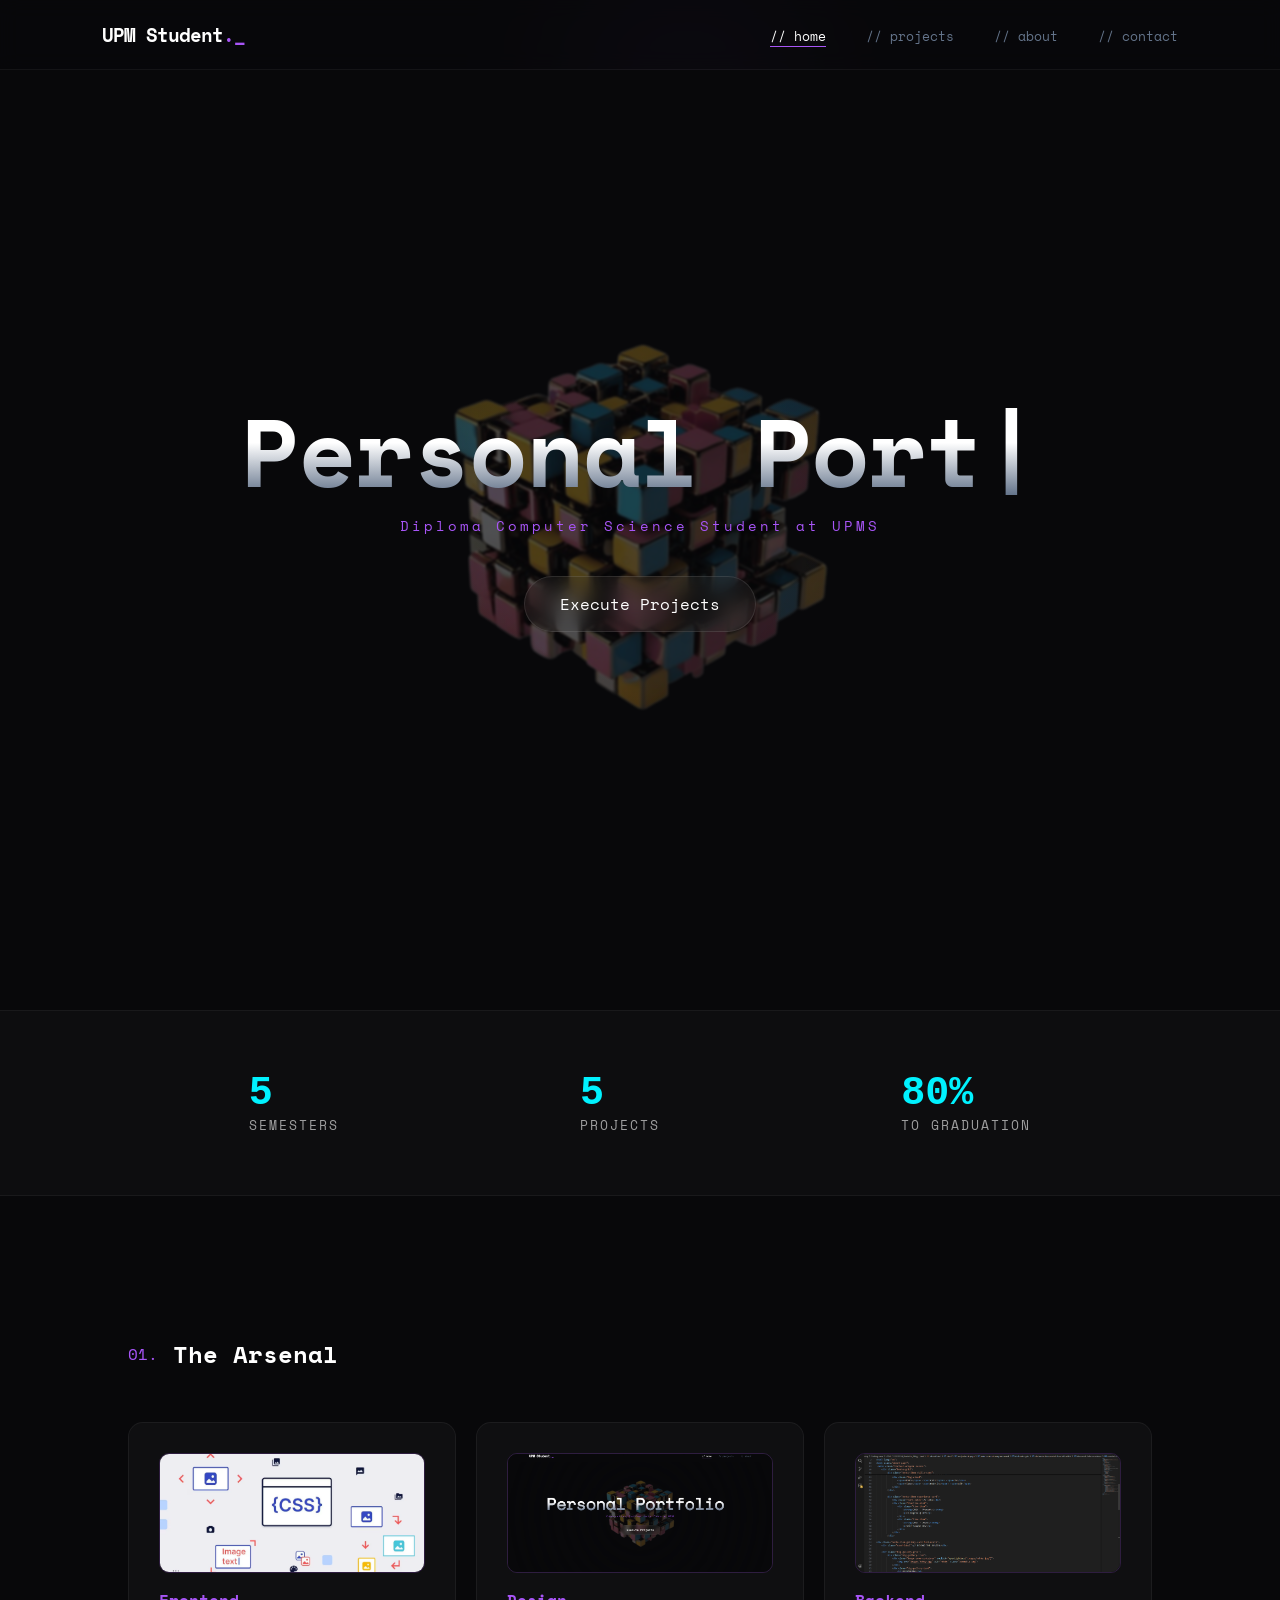
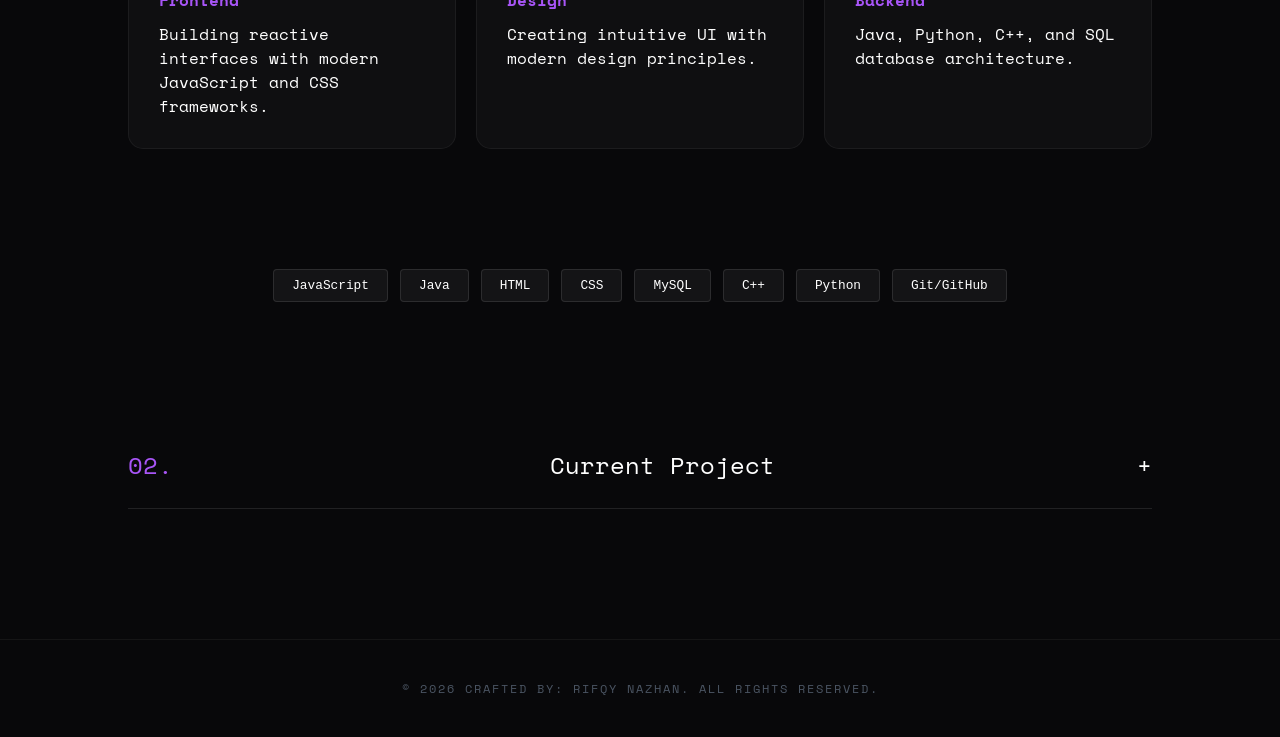
<file: index.html>
<!DOCTYPE html>
<!--Created By = Rifqy Nazhan -->
<html lang="en">
<head>
    <meta charset="UTF-8">
    <meta name="viewport" content="width=device-width, initial-scale=1.0">
    <title>Personal Portfolio | Hub</title>
    <link rel="stylesheet" href="css/style.css">
</head>
<body>
    <div class="glow-ball"></div>

    <header class="nav-header">
        <div class="logo">UPM Student<span>._</span></div>
        <nav>
            <a href="index.html" class="active">// home</a>
            <a href="projects.html">// projects</a>
            <a href="about.html">// about</a>
            <a href="contact.html">// contact</a>
        </nav>
    </header>

    <main class="hero">
        <div class="hero-bg-wrapper">
            <img src="images/shape.png" alt="Background" class="hero-png">
        </div>

        <div class="hero-content">
            <h1 class="typing-text">Personal Portfolio</h1>
            <p class="tagline fade-in">Diploma Computer Science Student at UPMS</p>
 
            <div class="cta-area fade-in-delayed">
                <a href="projects.html" class="main-btn">Execute Projects</a>
            </div>
        </div>
    </main>

    <section class="stats-container">
        <div class="stat-item">
            <h3 class="stat-val">5</h3>
            <p class="stat-desc">Semesters</p>
        </div>
        <div class="stat-item">
            <h3 class="stat-val">5</h3>
            <p class="stat-desc">Projects</p>
        </div>
        <div class="stat-item">
            <h3 class="stat-val">80%</h3>
            <p class="stat-desc">To Graduation</p>
        </div>
    </section>

    <section id="skills" class="skills-section">
        <div class="section-header">
            <span class="step-num">01.</span>
            <h2>The Arsenal</h2> 
        </div>

        <div class="skills-grid">
            <div class="skill-item">
                <div class="skill-img-wrapper">
                    <img src="images/frontend.avif" alt="Frontend" class="zoomable">
                </div>
                <h3>Frontend</h3>
                <p>Building reactive interfaces with modern JavaScript and CSS frameworks.</p>
            </div>
            <div class="skill-item">
                <div class="skill-img-wrapper">
                    <img src="images/project4.png" alt="Design" class="zoomable">
                </div>
                <h3>Design</h3>
                <p>Creating intuitive UI with modern design principles.</p>
            </div>
            <div class="skill-item">
                <div class="skill-img-wrapper">
                    <img src="images/Backend.png" alt="Backend" class="zoomable">
                </div>
                <h3>Backend</h3>
                <p>Java, Python, C++, and SQL database architecture.</p>
            </div>
        </div> 
    </section>

    <section class="tech-stack">
        <div class="tech-grid">
            <div class="tech-pill">JavaScript</div>
            <div class="tech-pill">Java</div>
            <div class="tech-pill">HTML</div>
            <div class="tech-pill">CSS</div>
            <div class="tech-pill">MySQL</div>
            <div class="tech-pill">C++</div>
            <div class="tech-pill">Python</div>
            <div class="tech-pill">Git/GitHub</div>
        </div>
    </section>

    <section class="timeline">
                    <div class="drawer-item">
                <button class="drawer-header">
                    <span class="num">02.</span> Current Project<span class="plus">+</span>
                </button>
                <div class="drawer-content">
                    <div class="glass-card">
                        <img src="images/project5.png" alt="Project 4" class="zoomable">
                        <div class="details">
                            <p>Right now, I’m deep-diving into the world of Web Architecture and Game Physics. It’s been a wild ride of surmounting endless bugs and constantly refining my logic to make things work smoothly. Every day is a new challenge, but I’m pushing through the complexity to get one step closer to the top.</p>
                        </div>
                    </div>
                </div>
            </div>
        </div>
    </section>

    <div id="imageLightbox" class="lightbox">
        <span class="close-lightbox">&times;</span>
        <img class="lightbox-content" id="maximizedImg">
    </div>

    <footer class="simple-footer">
        <div class="robotic-footer">
              <p>© 2026 Crafted by: Rifqy Nazhan. All rights reserved.</p>
        </div>
    </footer>

    <script src="js/script.js"></script>
</body>
</html>
</file>
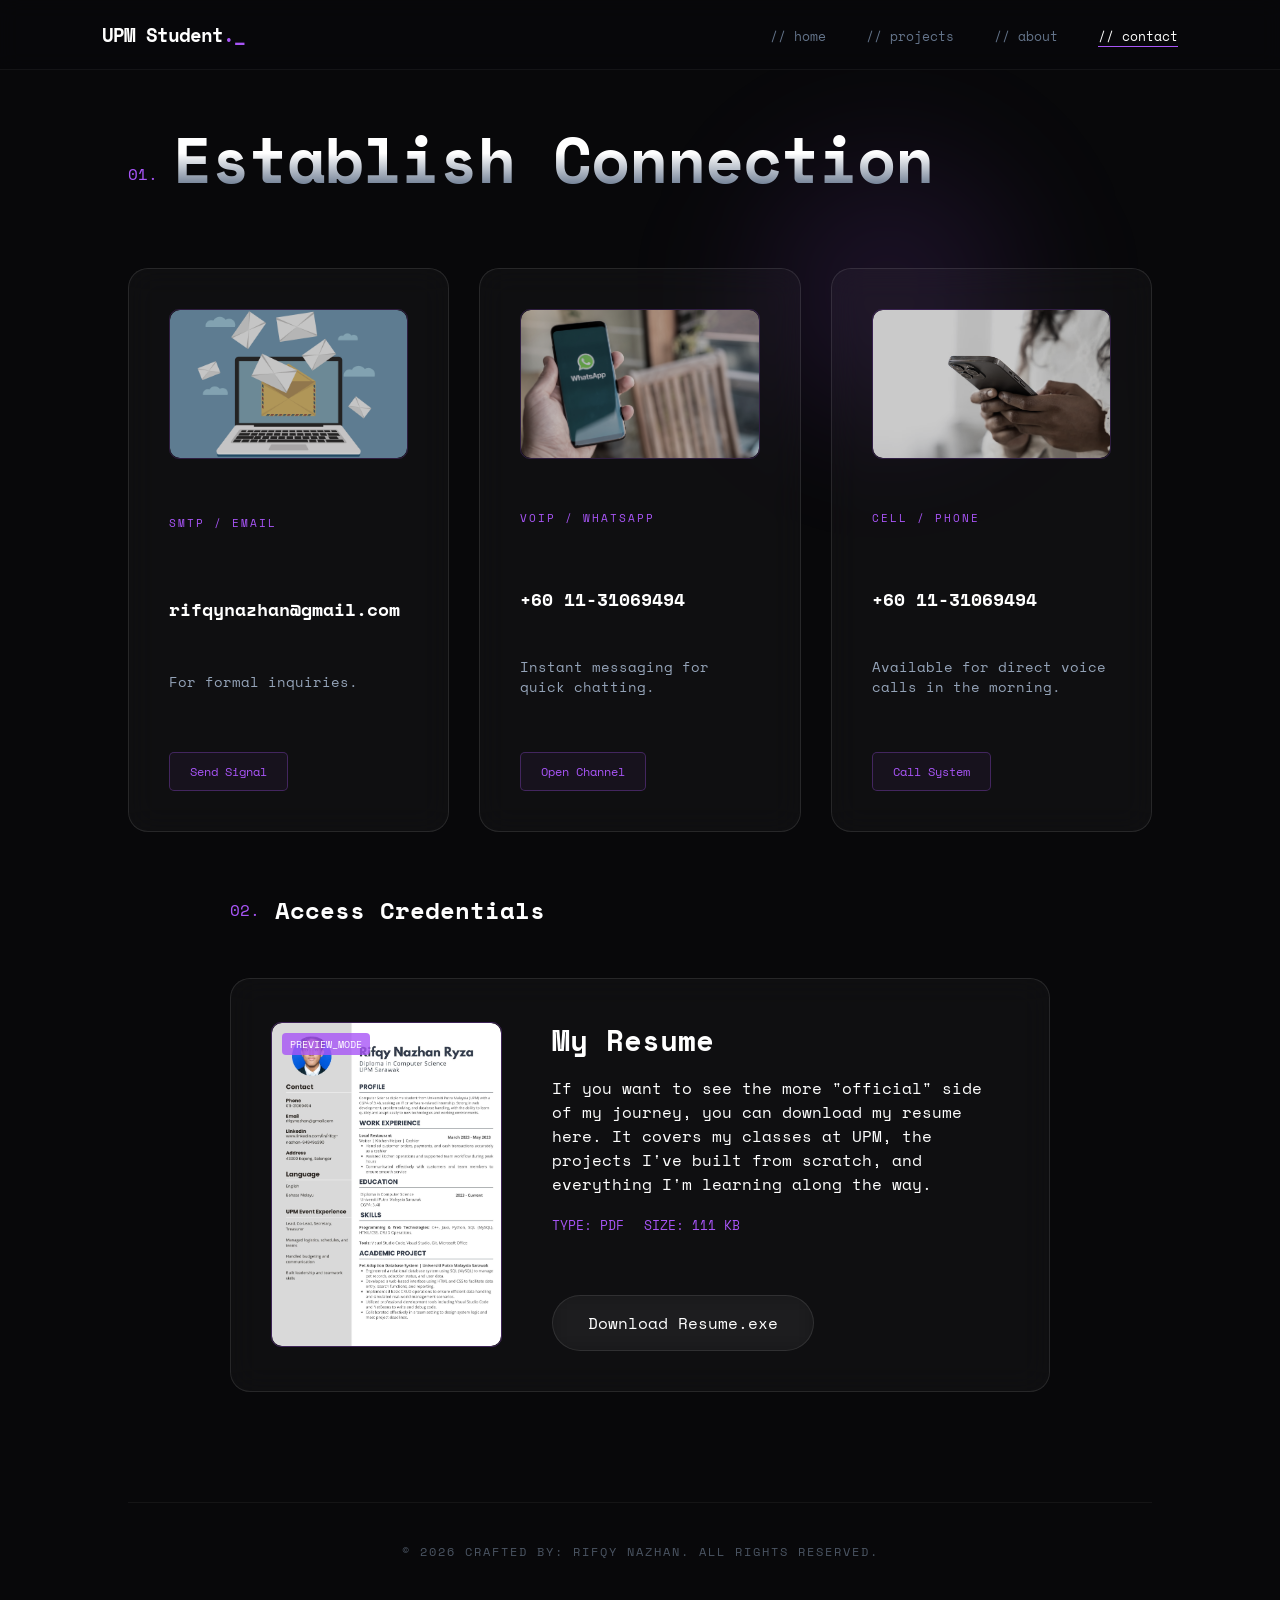
<file: contact.html>
<!DOCTYPE html>
<!--Created By = Rifqy Nazhan -->
<html lang="en">
<head>
    <meta charset="UTF-8">
    <meta name="viewport" content="width=device-width, initial-scale=1.0">
    <title>Contact | Hub</title>
    <link rel="stylesheet" href="css/style.css">
</head>
<body>
    <div class="glow-ball"></div>

    <header class="nav-header">
        <div class="logo">UPM Student<span>._</span></div>
        <nav>
            <a href="index.html">// home</a>
            <a href="projects.html">// projects</a>
            <a href="about.html">// about</a>
            <a href="contact.html" class="active">// contact</a>
        </nav>
    </header>

    <main class="container">
        <section class="section-header">
            <span class="step-num">01.</span>
            <h1 class="glitch-title">Establish Connection<span></span></h1>
        </section>

<div class="contact-grid">
    <div class="contact-card glass-card">
        <div class="contact-img-wrapper">
            <img src="images/Email.png" alt="Email Interface" class="zoomable">
        </div>
        <div class="card-label">SMTP / EMAIL</div>
        <h3>rifqynazhan@gmail.com</h3>
        <p>For formal inquiries.</p>
        <a href="mailto:rifqynazhan@gmail.com" class="contact-btn">Send Signal</a>
    </div>

    <div class="contact-card glass-card">
        <div class="contact-img-wrapper">
            <img src="images/Whatsapp.jpg" alt="WhatsApp Communication" class="zoomable">
        </div>
        <div class="card-label">VOIP / WHATSAPP</div>
        <h3>+60 11-31069494</h3>
        <p>Instant messaging for quick chatting.</p>
        <a href="https://wa.me/601131069494" class="contact-btn">Open Channel</a>
    </div>

    <div class="contact-card glass-card">
        <div class="contact-img-wrapper">
            <img src="images/Phone.avif" alt="Telephony System" class="zoomable">
        </div>
        <div class="card-label">CELL / PHONE</div>
        <h3>+60 11-31069494</h3>
        <p>Available for direct voice calls in the morning.</p>
        <a href="tel:+601131069494" class="contact-btn">Call System</a>
    </div>
</div>

<section class="resume-section">
    <div class="section-header">
        <span class="step-num">02.</span>
        <h2>Access Credentials</h2>
    </div>
    
    <div class="resume-container glass-card">
        <div class="resume-preview">
            <img src="images/Resume - Rifqy Nazhan Ryza.jpg" alt="Rifqy Nazhan Resume Preview" class="zoomable">
            <div class="preview-overlay">PREVIEW_MODE</div>
        </div>
        
        <div class="resume-info">
            <h3>My Resume</h3>
            <p>If you want to see the more "official" side of my journey, you can download my resume here. It covers my classes at UPM, the projects I've built from scratch, and everything I'm learning along the way.</p>
            
            <div class="file-meta">
                <span>TYPE: PDF</span>
                <span>SIZE: 111 KB</span>
            </div>

            <a href="assets/Resume - Rifqy Nazhan Ryza.pdf" download class="main-btn">
                Download Resume.exe
            </a>
        </div>
    </div>
</section>

    <footer class="robotic-footer">
        <p>© 2026 Crafted by: Rifqy Nazhan. All rights reserved.</p>
    </footer>
</body>
</html>
</file>
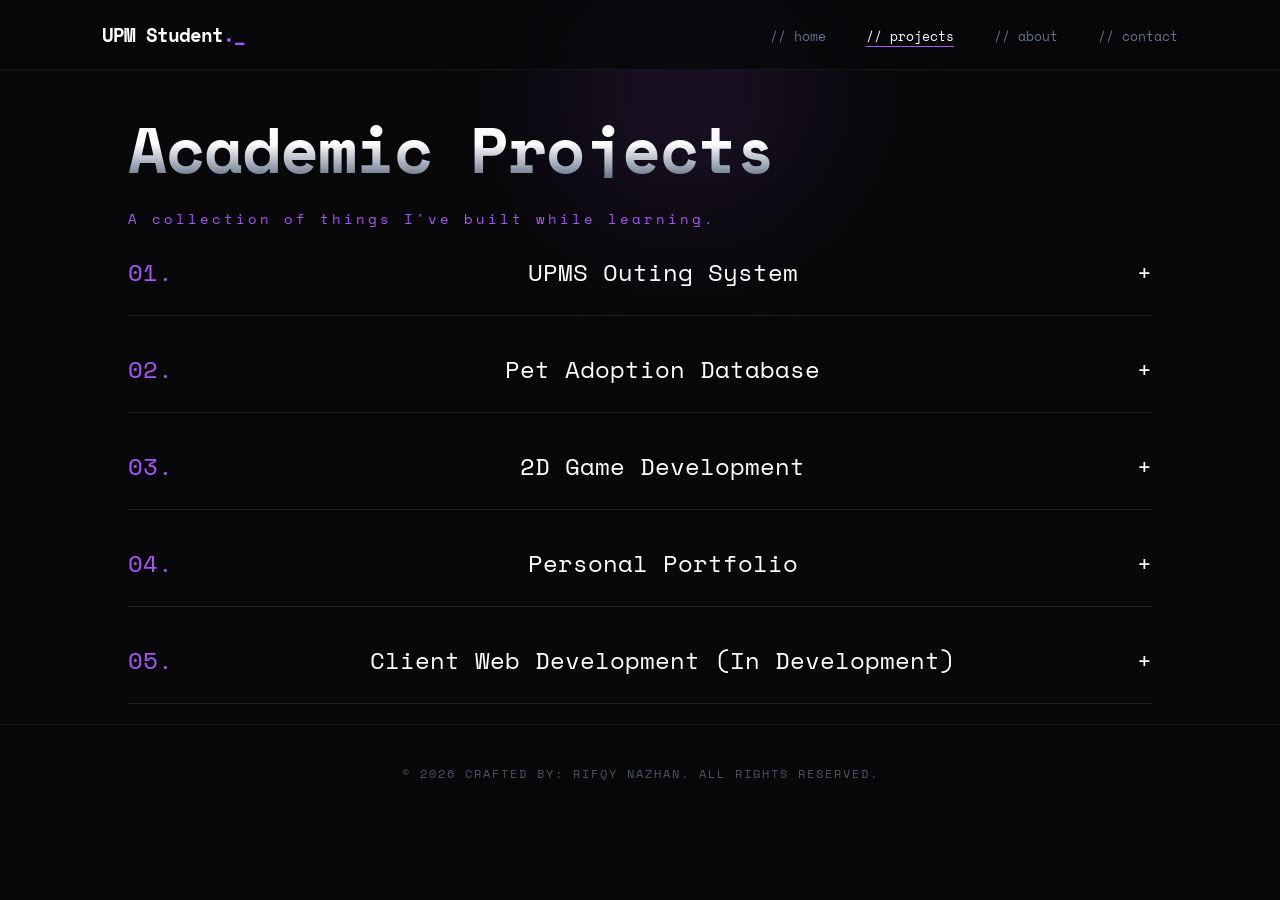
<file: projects.html>
<!DOCTYPE html>
<!--Created By = Rifqy Nazhan -->
<html lang="en">
<head>
    <meta charset="UTF-8">
    <meta name="viewport" content="width=device-width, initial-scale=1.0">
    <title>Projects | UPM Student</title>
    <link rel="stylesheet" href="css/style.css">
</head>
<body class="project-body">
    <div class="glow-ball"></div>

    <header class="nav-header">
        <div class="logo">UPM Student<span>._</span></div>
        <nav>
            <a href="index.html">// home</a>
            <a href="projects.html" class="active">// projects</a>
            <a href="about.html">// about</a>
             <a href="contact.html">// contact</a>
        </nav>
    </header>

    <main class="projects-main">
        <h1 class="glitch-title">Academic Projects <span>Work</span></h1>
        <p class="tagline">A collection of things I've built while learning.</p>

        <div class="accordion">
            <div class="drawer-item">
                <button class="drawer-header">
                    <span class="num">01.</span> UPMS Outing System <span class="plus">+</span>
                </button>
                <div class="drawer-content">
                    <div class="glass-card">
                        <img src="images/project1.jpg" alt="Project 1" class="zoomable">
                        <div class="details">
                            <h3>Tech: CSS/JAVA/SQL</h3>
                            <h3>Semester: 2</h3>
                            <p>This was one of my first real challenges. I built a system to track the flow of UPM students, recording every time someone enters or leaves the campus. It was a huge learning experience for me, figuring out how to handle real data and making sure the logic actually worked for everyone using it.</p>
                        </div>
                    </div>
                </div>
            </div>

            <div class="drawer-item">
                <button class="drawer-header">
                    <span class="num">02.</span> Pet Adoption Database <span class="plus">+</span>
                </button>
                <div class="drawer-content">
                    <div class="glass-card">
                        <img src="images/project2.png" alt="Project 2" class="zoomable">
                        <div class="details">
                            <h3>Tech:JAVA/HTML/CSS/XAMP</h3>
                            <h3>Semester: 4</h3>
                            <p>I built this prototype to bridge the gap between customers and animal shelters. It’s a database-driven system where users can browse and adopt pets freely, while admins have a full dashboard to oversee and manage the data. This project really helped me understand how to connect a front-end interface with a working back-end.</p>
                        </div>
                    </div>
                </div>
            </div>

            <div class="drawer-item">
                <button class="drawer-header">
                    <span class="num">03.</span> 2D Game Development <span class="plus">+</span>
                </button>
                <div class="drawer-content">
                    <div class="glass-card">
                        <img src="images/project3.png" alt="Project 3" class="zoomable">
                        <div class="details">
                            <h3>Tech: Unity/C#</h3>
                            <h3>Semester: 5</h3>
                            <p>This project was a big one for me since I’ve loved games since I was a kid. I used Unity and C# to develop a 2D platformer from scratch. It was a challenge to get the physics and character movement right, but it was amazing to finally build a game of my own instead of just playing them.</p>
                        </div>
                    </div>
                </div>
            </div>
        </div>

                    <div class="drawer-item">
                <button class="drawer-header">
                    <span class="num">04.</span> Personal Portfolio<span class="plus">+</span>
                </button>
                <div class="drawer-content">
                    <div class="glass-card">
                        <img src="images/project4.png" alt="Project 4" class="zoomable">
                        <div class="details">
                            <h3>Tech: HTML/CSS/JS</h3>
                            <h3>Semester: 5</h3>
                            <p>This is the site you're looking at right now. I built this to showcase my journey from having zero tech experience to where I am today. It’s my own space to practice clean design and front-end architecture, serving as a living record of everything I’ve learned at UPM so far.</p>
                        </div>
                    </div>
                </div>
            </div>
        </div>
        
            <div class="drawer-item">
                <button class="drawer-header">
                    <span class="num">05.</span> Client Web Development (In Development) <span class="plus">+</span>
                </button>
                <div class="drawer-content">
                    <div class="glass-card">
                        <img src="images/project5.png" alt="Project 5" class="zoomable">
                        <div class="details">
                            <h3>Tech: HTML/CSS/JS/Database</h3>
                            <h3>Semester: 5</h3>
                            <p>I’m currently working on a real-world web project for a client. It’s a work in progress where I’m using HTML, CSS, and JavaScript, backed by a simple database to handle information. This project is a big milestone for me because it’s my first time taking what I’ve learned at UPM and applying it to a professional client's needs.</p>
                        </div>
                    </div>
                </div>
            </div>
        </div>
    </main>

    <div id="imageLightbox" class="lightbox">
        <span class="close-lightbox">&times;</span>
        <img class="lightbox-content" id="maximizedImg">
    </div>

    <footer class="robotic-footer">
          <p>© 2026 Crafted by: Rifqy Nazhan. All rights reserved.</p>
    </footer>

    <script src="js/script.js"></script>
</body>
</html>
</file>
<file: css/style.css>
@import url('https://fonts.googleapis.com/css2?family=Inter:wght@400;900&family=Space+Mono&display=swap');
/* Created By = Rifqy Nazhan */
* {
    margin: 0;
    padding: 0;
    box-sizing: border-box;
}

body {
    background-color: #08080a;
    color: #ffffff;
    font-family: 'Inter', sans-serif;
    overflow-x: hidden;
    height: 100vh;
}

/* The Purple Glow in the background */
.glow-ball {
    position: absolute;
    width: 400px;
    height: 400px;
    background: radial-gradient(circle, rgba(168, 85, 247, 0.15) 0%, rgba(0,0,0,0) 70%);
    top: 10%;
    right: 15%;
    z-index: -1;
    filter: blur(50px);
}

header {
    display: flex;
    justify-content: space-between;
    padding: 40px 8%;
}

.logo {
    font-family: 'Space Mono', monospace;
    font-weight: bold;
    font-size: 1.2rem;
    letter-spacing: -1px;
}

.logo span { color: #a855f7; }

nav a {
    color: #64748b;
    text-decoration: none;
    font-family: 'Space Mono', monospace;
    font-size: 0.8rem;
    margin-left: 30px;
    transition: 0.3s;
}

nav a:hover { color: #a855f7; }

/* Hero Text Layout */
.hero {
    display: flex;
    align-items: center;
    justify-content: space-between;
    padding: 0 10%;
    height: 70vh;
}

h1 {
    font-size: clamp(3rem, 8vw, 6rem); /* Responsive size */
    font-weight: 900;
    line-height: 0.9;
    letter-spacing: -2px;
    background: linear-gradient(to bottom, #fff 40%, #64748b);
    -webkit-background-clip: text;
    -webkit-text-fill-color: transparent;
}

.tagline {
    font-family: 'Space Mono', monospace;
    color: #a855f7;
    margin-top: 20px;
    letter-spacing: 3px;
    font-size: 0.9rem;
}

/* Floating Animation for Image */
.floating-image img {
    width: 450px;
    animation: float 6s ease-in-out infinite;
}

@keyframes float {
    0% { transform: translateY(0px); }
    50% { transform: translateY(-20px); }
    100% { transform: translateY(0px); }
}

/* Button with Glow */
.main-btn {
    display: inline-block;
    margin-top: 40px;
    padding: 15px 35px;
    border: 1px solid rgba(255,255,255,0.1);
    background: rgba(255,255,255,0.03);
    color: white;
    text-decoration: none;
    border-radius: 100px;
    backdrop-filter: blur(10px);
    transition: 0.4s;
}

.main-btn:hover {
    border-color: #a855f7;
    box-shadow: 0 0 30px rgba(168, 85, 247, 0.4);
    transform: translateY(-3px);
}

/* Container for the projects */
.container {
    padding: 60px 10%;
}

.section-title {
    font-size: 2rem;
    margin-bottom: 40px;
    font-family: 'Space Mono', monospace;
    color: #a855f7;
}

/* The Grid Layout */
.project-grid {
    display: grid;
    grid-template-columns: repeat(auto-fit, minmax(300px, 1fr));
    gap: 30px;
}

/* The Card Design */
.project-card {
    background: rgba(255, 255, 255, 0.03);
    border: 1px solid rgba(255, 255, 255, 0.1);
    border-radius: 20px;
    overflow: hidden;
    transition: 0.4s ease;
    backdrop-filter: blur(10px);
}

.project-card:hover {
    transform: translateY(-10px);
    border-color: #a855f7;
    box-shadow: 0 10px 30px rgba(168, 85, 247, 0.2);
}

.card-img img {
    width: 100%;
    height: 200px;
    object-fit: cover;
    opacity: 0.8;
}

.card-info {
    padding: 25px;
}

.card-info h3 {
    margin-bottom: 10px;
    font-size: 1.2rem;
}

.card-info p {
    color: #94a3b8;
    font-size: 0.9rem;
    line-height: 1.5;
}

/* Active Nav Link */
nav a.active {
    color: white;
    border-bottom: 1px solid #a855f7;
}

/* --- EXISTING STYLES FROM BEFORE (Glow, Nav, Hero) --- */
/* (Keep the previous CSS I gave you and add these below) */

/* SKILLS SECTION */
.skills-section, .timeline {
    padding: 100px 10%;
}

.section-header {
    display: flex;
    align-items: center;
    margin-bottom: 50px;
}

.step-num {
    font-family: 'Space Mono', monospace;
    color: #a855f7;
    margin-right: 15px;
}

.skills-grid {
    display: grid;
    grid-template-columns: repeat(3, 1fr);
    gap: 20px;
}

.skill-item {
    background: rgba(255,255,255,0.03);
    padding: 30px;
    border-radius: 15px;
    border: 1px solid rgba(255,255,255,0.05);
    
    /* ADD THESE TWO LINES */
    display: flex;
    flex-direction: column;
    height: 100%; 
} 

.skill-item h3 {
    color: #a855f7;
    margin-bottom: 10px;
    font-size: 1rem;
    font-family: 'Space Mono', monospace;
}

/* TIMELINE STYLES */
.timeline-container {
    border-left: 1px solid rgba(168, 85, 247, 0.3);
    padding-left: 30px;
}

.timeline-block {
    margin-bottom: 40px;
    position: relative;
}

.timeline-block::before {
    content: '';
    position: absolute;
    left: -35px;
    top: 5px;
    width: 10px;
    height: 10px;
    background: #a855f7;
    border-radius: 50%;
}

.date {
    font-family: 'Space Mono', monospace;
    font-size: 0.8rem;
    color: #64748b;
}

 FOOTER */
.simple-footer {
    text-align: center;
    padding: 50px;
    border-top: 1px solid rgba(255,255,255,0.05);
}

.footer-images img {
    margin: 0 10px;
    opacity: 0.6;
}

.hero {
    position: relative;
    height: 100vh;
    width: 100%;
    display: flex;
    align-items: center;
    justify-content: center;
    background-color: #08080a; /* Main site color */
    overflow: hidden;
}

.hero-bg-wrapper {
    position: absolute;
    top: 0;
    left: 0;
    width: 100%;
    height: 100%;
    z-index: 1;
    display: flex;
    justify-content: center; /* Centers the PNG */
    align-items: center;
}

.hero-png {
    /* FIX FOR UPSCALE: This keeps the image sharp */
    max-width: 80%; 
    max-height: 80%;
    object-fit: contain; 
    
    /* DESIGN TOUCHES */
    opacity: 0.3; /* Makes it subtle so text is readable */
    filter: blur(1px) saturate(0.8);
    
    /* FLOATING ANIMATION */
    animation: floatBg 8s ease-in-out infinite;
}

/* This creates a soft fade so the edges of the PNG aren't sharp */
.hero-bg-wrapper::after {
    content: '';
    position: absolute;
    inset: 0;
    background: radial-gradient(circle, transparent 20%, #08080a 90%);
}

.hero-content {
    position: relative;
    z-index: 2; /* Keeps text on top of the image */
    text-align: center;
}

@keyframes floatBg {
    0%, 100% { transform: scale(1) translateY(0); }
    50% { transform: scale(1.05) translateY(-20px); }
}

.glass-card {
    background: rgba(255, 255, 255, 0.03);
    backdrop-filter: blur(10px);
    border: 1px solid rgba(255, 255, 255, 0.1);
    border-radius: 15px;
    padding: 20px;
    display: flex; /* Aligns image and text side-by-side */
    gap: 20px;
}

.drawer-content {
    max-height: 0;
    overflow: hidden;
    transition: max-height 0.5s ease-out;
}

.drawer-item.active .drawer-content {
    max-height: 1000px; /* Expands the drawer */
}

.tech-tag {
    font-family: 'Space Mono', monospace;
    color: #a855f7;
    font-size: 0.8rem;
    margin-bottom: 10px;
}

/* General Setup */
body {
    background-color: #08080a;
    color: white;
    font-family: 'Space Mono', monospace; /* This gives the coder look */
    margin: 0;
    overflow-x: hidden;
}

/* Navbar Integration */
.nav-header {
    position: sticky; /* This makes it follow the user */
    top: 0;           /* Sticks it exactly at the top */
    z-index: 1000;    /* Ensures it stays above all other content */
    
    /* Design additions for a professional look */
    display: flex;
    justify-content: space-between;
    padding: 20px 8%;
    align-items: center;
    
    /* Glassmorphism effect so you can see content moving behind it */
    background: rgba(8, 8, 10, 0.8); 
    backdrop-filter: blur(10px);
    border-bottom: 1px solid rgba(255, 255, 255, 0.05);
}

/* Projects Title */
.projects-main {
    padding: 0 10%;
    margin-top: 50px;
}

.glitch-title {
    font-size: 4rem;
    font-weight: 900;
    margin: 0;
}

.glitch-title span {
    color: #a855f7;
    opacity: 0.6;
}

/* The Drawers (Accordions) */
.drawer-item {
    border-bottom: 1px solid rgba(255,255,255,0.1);
    margin-bottom: 10px;
}

.drawer-header {
    width: 100%;
    background: none;
    border: none;
    color: white;
    text-align: left;
    padding: 25px 0;
    font-size: 1.5rem;
    cursor: pointer;
    display: flex;
    justify-content: space-between;
    font-family: inherit;
}

.num { color: #a855f7; margin-right: 15px; }

/* The Hidden Content */
.drawer-content {
    max-height: 0;
    overflow: hidden;
    transition: 0.5s ease-in-out;
}

.drawer-item.active .drawer-content {
    max-height: 500px;
    padding-bottom: 30px;
}

/* Glassmorphism Card inside the Drawer */
.glass-card {
    background: rgba(255, 255, 255, 0.03);
    backdrop-filter: blur(15px);
    border: 1px solid rgba(255, 255, 255, 0.1);
    border-radius: 20px;
    padding: 20px;
    display: flex;
    gap: 30px;
}

.glass-card img {
    width: 250px;
    border-radius: 10px;
}

/* BENTO GRID REFINEMENT */
.bento-grid {
    display: grid;
    grid-template-columns: 1fr 2fr; /* Makes the Mission wider than the Profile */
    gap: 20px;
    margin-top: 40px;
}

.bento-item {
    background: rgba(255, 255, 255, 0.02);
    border: 1px solid rgba(255, 255, 255, 0.08);
    border-radius: 20px;
    padding: 20px 25px; /* Adjusting the first number (top/bottom) makes the box taller */
    backdrop-filter: blur(12px);
    transition: transform 0.3s ease;
    min-height: 200px; /* This forces the box to stay at a specific height */
}

.bento-item:hover {
    border-color: #a855f7;
    transform: translateY(-5px);
}

.card-label {
    font-family: 'Space Mono', monospace;
    font-size: 0.7rem;
    color: #a855f7;
    margin-bottom: 15px;
    letter-spacing: 2px;
}

/* SMALLER PROFILE PICTURE */
.profile-card {
    display: flex;
    flex-direction: column;
    align-items: center;
    justify-content: center;
}

.profile-circle {
    width: 130px; /* Professional, smaller size */
    height: 130px;
    border-radius: 50%;
    overflow: hidden;
    border: 2px solid #a855f7;
    margin-bottom: 15px;
    box-shadow: 0 0 20px rgba(168, 85, 247, 0.1);
}

.profile-circle img {
    width: 100%;
    height: 100%;
    object-fit: cover;
}

/* MISSION SECTION */
.mission-card h3 {
    font-size: 1.6rem;
    margin-bottom: 10px;
    color: white;
}

.mission-card p {
    color: #94a3b8;
    line-height: 1.6;
}

/* SKILLS & TAGS */
.tag-cloud {
    display: flex;
    flex-wrap: wrap;
    gap: 10px;
}

.tag-cloud span {
    background: rgba(168, 85, 247, 0.1);
    color: #a855f7;
    padding: 6px 14px;
    border-radius: 50px;
    font-size: 0.8rem;
    border: 1px solid rgba(168, 85, 247, 0.2);
}

/* TIMELINE JOURNEY */
.time-item {
    margin-bottom: 20px;
    padding-left: 15px;
    border-left: 2px solid rgba(168, 85, 247, 0.3);
}

.time-item strong {
    font-size: 0.9rem;
    display: block;
    color: white;
}

.time-item p {
    font-size: 0.85rem;
    color: #64748b;
}

/* RESEARCH BOX */
.research-card {
    grid-column: span 2; /* Spans full width at bottom */
}

.research-visuals {
    display: flex;
    gap: 15px;
    margin-top: 15px;
    opacity: 0.5;
}

/* 2. Style the footer as requested */
.robotic-footer {
    padding: 40px 0;
    text-align: center; /* Centers the text in the middle */
    border-top: 1px solid rgba(255, 255, 255, 0.05); /* Very subtle line */
}

.robotic-footer p {
    font-family: 'Space Mono', monospace; /* Robotic/Coder font */
    color: #4b5563; /* Subtle grey color so it doesn't stand out */
    font-size: 0.75rem;
    letter-spacing: 2px;
    text-transform: uppercase;
}
/* Styling for the new Socials Box */
.social-links-container {
    display: flex;
    flex-wrap: wrap; /* Allows icons to stack on mobile */
    gap: 40px;
    margin-top: 15px;
}

.social-link {
    display: flex;
    align-items: center; /* Centers icon and text vertically */
    gap: 12px; /* Space between the picture and the word */
    text-decoration: none;
    transition: 0.3s ease;
}

.social-icon {
    width: 20px; /* Small and sharp */
    height: 20px;
    filter: grayscale(1) brightness(0.7); /* Subtle grey robotic look */
    transition: 0.3s ease;
}

.social-link span {
    font-family: 'Space Mono', monospace;
    font-size: 0.85rem;
    color: #4b5563; /* Robotic grey */
    letter-spacing: 1px;
}

/* Hover Effect: The icon gains color and the text glows purple */
.social-link:hover .social-icon {
    filter: grayscale(0) brightness(1); 
    transform: scale(1.1);
}

.social-link:hover span {
    color: #a855f7;
}

/* Ensure the glow ball doesn't interfere with clicking buttons */
.glow-ball {
    pointer-events: none;
    transition: transform 0.1s ease-out; /* Slight lag for a fluid feel */
}

/* Add a cursor blink to the typing text */
.typing-text::after {
    content: '|';
    animation: blink 1s infinite;
    color: #a855f7;
}

@keyframes blink {
    0%, 100% { opacity: 1; }
    50% { opacity: 0; }
}

/* Smooth scrolling for the whole page */
html {
    scroll-behavior: smooth;
}
/* Gallery Styling */
.gallery-card {
    grid-column: span 2; /* Spans full width for a nice visual break */
}

.gallery-container {
    display: flex;
    gap: 15px;
    margin-top: 15px;
    overflow-x: auto;
    padding-bottom: 10px;
    scrollbar-width: thin;
    scrollbar-color: #a855f7 transparent;
}

.gallery-item {
    position: relative;
    min-width: 200px;
    height: 150px;
    border-radius: 12px;
    overflow: hidden;
    flex-shrink: 0;
}

.gallery-item img {
    width: 100%;
    height: 100%;
    object-fit: cover;
    transition: transform 0.5s ease;
}

.gallery-item:hover img {
    transform: scale(1.1);
}

.img-caption {
    position: absolute;
    bottom: 0;
    left: 0;
    width: 100%;
    padding: 8px;
    background: linear-gradient(transparent, rgba(0,0,0,0.8));
    font-size: 0.7rem;
    color: #a855f7;
    font-family: 'Space Mono', monospace;
}

/* Hover effect for all Bento Items */
.bento-item {
    transition: all 0.3s cubic-bezier(0.25, 0.46, 0.45, 0.94);
}

.bento-item:hover {
    background: rgba(168, 85, 247, 0.05);
    border-color: rgba(168, 85, 247, 0.4);
    box-shadow: 0 10px 30px rgba(0, 0, 0, 0.5);
}

/* Lightbox background */
.lightbox {
    display: none; 
    position: fixed;
    z-index: 2000; /* Higher than your nav */
    left: 0;
    top: 0;
    width: 100%;
    height: 100%;
    background-color: rgba(0, 0, 0, 0.85);
    backdrop-filter: blur(8px); /* Matches your glass-card theme */
}

/* The Image */
.lightbox-content {
    margin: auto;
    display: block;
    width: 80%;
    max-width: 900px;
    position: relative;
    top: 50%;
    transform: translateY(-50%);
    border: 2px solid rgba(255, 255, 255, 0.2);
    box-shadow: 0 0 20px rgba(0, 255, 255, 0.2); /* Subtle glow */
}

/* Close button */
.close-lightbox {
    position: absolute;
    top: 30px;
    right: 40px;
    color: #fff;
    font-size: 50px;
    font-weight: bold;
    cursor: pointer;
    transition: 0.3s;
}

.close-lightbox:hover {
    color: #00ffff; /* Cyan glow on hover */
}

/* Add pointer cursor to images so people know they can click */
.glass-card img {
    cursor: zoom-in;
    transition: 0.3s;
}

.glass-card img:hover {
    opacity: 0.8;
}

.lightbox {
    display: none;
    position: fixed;
    z-index: 9999;
    left: 0;
    top: 0;
    width: 100%;
    height: 100%;
    background-color: rgba(0, 0, 0, 0.9);
    backdrop-filter: blur(10px); /* Futuristic blur */
}

.lightbox-content {
    margin: auto;
    display: block;
    max-width: 85%;
    max-height: 85%;
    position: relative;
    top: 50%;
    transform: translateY(-50%);
    border: 1px solid rgba(255, 255, 255, 0.1);
    border-radius: 8px;
}

.close-lightbox {
    position: absolute;
    top: 20px;
    right: 40px;
    color: white;
    font-size: 60px;
    cursor: pointer;
    line-height: 1;
}

/* LIGHTBOX STYLES */
.lightbox {
    display: none;
    position: fixed;
    z-index: 9999; /* Ensure it stays above everything */
    left: 0;
    top: 0;
    width: 100%;
    height: 100%;
    background-color: rgba(0, 0, 0, 0.9);
    backdrop-filter: blur(10px);
    cursor: pointer;
}

.lightbox-content {
    margin: auto;
    display: block;
    max-width: 85%;
    max-height: 85%;
    position: relative;
    top: 50%;
    transform: translateY(-50%);
    border: 1px solid rgba(255, 255, 255, 0.2);
    border-radius: 10px;
    box-shadow: 0 0 30px rgba(0, 0, 0, 0.5);
    cursor: default; /* Prevents pointer cursor on the big image itself */
}

.close-lightbox {
    position: absolute;
    top: 20px;
    right: 40px;
    color: white;
    font-size: 60px;
    font-weight: 200;
    cursor: pointer;
    transition: 0.3s;
}

.close-lightbox:hover {
    color: #ff0055; /* Match your glow/accent color */
}

/* Image Hover Effect */
.zoomable {
    cursor: zoom-in;
    transition: transform 0.3s ease;
}

.zoomable:hover {
    transform: scale(1.02);
}

/* --- NEW CONTENT UPGRADES --- */

/* Hero Image Style */
.floating-img-style {
    width: 180px;
    height: 180px;
    object-fit: cover;
    border-radius: 50% 20% 50% 20%; /* Unique shape */
    border: 2px solid #a855f7;
    margin: 25px auto;
    box-shadow: 0 0 20px rgba(168, 85, 247, 0.3);
    display: block;
    animation: float 6s ease-in-out infinite;
}

/* Skill Image Wrapper */
.skill-img-wrapper {
    width: 100%;
    height: 120px;
    overflow: hidden;
    border-radius: 10px;
    margin-bottom: 15px;
    border: 1px solid rgba(168, 85, 247, 0.2);
}

.skill-img-wrapper img {
    width: 100%;
    height: 100%;
    object-fit: cover;
    transition: 0.5s ease;
}

.skill-item:hover .skill-img-wrapper img {
    transform: scale(1.1);
}

/* Status Card Styling */
.status-card {
    display: flex;
    align-items: center;
    padding: 25px;
    gap: 25px;
    max-width: 600px;
}

.thumb-img {
    width: 120px;
    height: 120px;
    border-radius: 12px;
    object-fit: cover;
    flex-shrink: 0;
    border: 1px solid rgba(255,255,255,0.1);
}

.status-info h4 {
    color: #a855f7;
    margin-bottom: 5px;
    font-family: 'Space Mono', monospace;
}

/* Ensure footer text is centered */
.robotic-footer {
    width: 100%;
    margin-top: 20px;
}

/* Responsive fix for Status Card */
@media (max-width: 768px) {
    .status-card {
        flex-direction: column;
        text-align: center;
    }
}

/* Contact Page Specific Layout */
.contact-grid {
    display: grid;
    grid-template-columns: repeat(3, 1fr); /* Forces 3 equal columns */
    gap: 25px;
    margin-top: 50px;
}

.contact-card {
    flex-direction: column; /* Overwrites your previous glass-card flex row */
    align-items: flex-start;
    padding: 40px;
    transition: 0.4s ease;
}

.contact-card h3 {
    font-size: 1.1rem;
    margin: 15px 0;
    word-break: break-all; /* Prevents long emails from breaking the box */
    color: #fff;
}

.contact-card p {
    font-size: 0.85rem;
    color: #94a3b8;
    margin-bottom: 25px;
}

/* Button inside the cards */
.contact-btn {
    text-decoration: none;
    font-family: 'Space Mono', monospace;
    font-size: 0.75rem;
    color: #a855f7;
    padding: 10px 20px;
    border: 1px solid rgba(168, 85, 247, 0.3);
    border-radius: 5px;
    background: rgba(168, 85, 247, 0.05);
    transition: 0.3s;
}

.contact-btn:hover {
    background: #a855f7;
    color: white;
    box-shadow: 0 0 15px rgba(168, 85, 247, 0.4);
}

/* Responsive: Stack cards on mobile */
@media (max-width: 992px) {
    .contact-grid {
        grid-template-columns: 1fr; /* One box per row on small screens */
    }
}

/* Ensure contact images match the "Arsenal" style */
.contact-img-wrapper {
    width: 100%;
    height: 150px; /* Fixed height for uniformity */
    overflow: hidden;
    border-radius: 10px;
    margin-bottom: 20px;
    border: 1px solid rgba(168, 85, 247, 0.2);
}

.contact-img-wrapper img {
    width: 100%;
    height: 100%;
    object-fit: cover; /* Prevents stretching */
    filter: grayscale(0.5) brightness(0.8); /* Matches your robotic theme */
    transition: 0.5s ease;
}

.contact-card:hover .contact-img-wrapper img {
    filter: grayscale(0) brightness(1);
    transform: scale(1.1);
}

/* Fix grid to ensure 3 equal columns */
.contact-grid {
    display: grid;
    grid-template-columns: repeat(3, 1fr);
    gap: 30px;
    align-items: stretch; /* Makes all boxes the same height */
}

.contact-card {
    display: flex;
    flex-direction: column;
    justify-content: space-between; /* Keeps the button at the bottom */
}

/* RESUME SECTION */
.resume-section {
    padding: 60px 10%;
    margin-bottom: 50px;
}

.resume-container {
    display: flex;
    align-items: center;
    gap: 50px;
    padding: 40px;
    max-width: 900px;
    margin: 0 auto;
}

.resume-preview {
    position: relative;
    flex: 1;
    max-width: 300px;
    border: 1px solid rgba(168, 85, 247, 0.3);
    border-radius: 10px;
    overflow: hidden;
}

.resume-preview img {
    width: 100%;
    display: block;
    transition: transform 0.5s ease;
}

.preview-overlay {
    position: absolute;
    top: 10px;
    left: 10px;
    background: rgba(168, 85, 247, 0.8);
    color: white;
    font-family: 'Space Mono', monospace;
    font-size: 0.6rem;
    padding: 4px 8px;
    border-radius: 4px;
}

.resume-info {
    flex: 2;
}

.resume-info h3 {
    font-size: 1.8rem;
    color: #fff;
    margin-bottom: 15px;
}

.file-meta {
    margin: 20px 0;
    display: flex;
    gap: 20px;
    font-family: 'Space Mono', monospace;
    font-size: 0.8rem;
    color: #a855f7;
}

/* Mobile responsive for Resume */
@media (max-width: 768px) {
    .resume-container {
        flex-direction: column;
        text-align: center;
    }
    .resume-preview {
        max-width: 100%;
    }
}

/* Pulse effect for that 'Live' feel */
.dot.pulse {
    background: #a855f7;
    box-shadow: 0 0 0 0 rgba(168, 85, 247, 0.7);
    animation: pulse-purple 2s infinite;
}

@keyframes pulse-purple {
    0% { transform: scale(0.95); box-shadow: 0 0 0 0 rgba(168, 85, 247, 0.7); }
    70% { transform: scale(1); box-shadow: 0 0 0 6px rgba(168, 85, 247, 0); }
    100% { transform: scale(0.95); box-shadow: 0 0 0 0 rgba(168, 85, 247, 0); }
}

/* Softer Bento Boxes */
.bento-item {
    background: rgba(255, 255, 255, 0.015); /* Slightly more transparent */
    border: 1px solid rgba(255, 255, 255, 0.05);
    transition: all 0.3s ease;
}

.bento-item:hover {
    background: rgba(168, 85, 247, 0.03);
    border-color: rgba(168, 85, 247, 0.4);
    transform: translateY(-5px); /* Gentle lift */
}

/* Gallery - Chill Tone */
.gallery-item {
    filter: brightness(0.8) contrast(1.1);
    transition: 0.5s ease;
}

.gallery-item:hover {
    filter: brightness(1) contrast(1);
}

/* Aligning Socials */
.social-links-container {
    display: flex;
    flex-wrap: wrap;
    justify-content: center; /* Centered for a more relaxed look */
    gap: 30px;
    padding: 10px 0;
}

/* Gallery Detailed Grid Layout */
.gallery-detailed-grid {
    display: grid;
    grid-template-columns: repeat(auto-fit, minmax(280px, 1fr)); /* Creates 3 columns if space allows */
    gap: 20px;
    margin-top: 20px;
}

.gallery-info-box {
    display: flex;
    flex-direction: row; /* Puts image and text side-by-side */
    gap: 15px;
    background: rgba(255, 255, 255, 0.03);
    padding: 15px;
    border-radius: 15px;
    border: 1px solid rgba(255, 255, 255, 0.05);
    align-items: center;
}

.gallery-img-wrapper {
    width: 100px; /* Fixed size for the thumbnail */
    height: 100px;
    flex-shrink: 0;
    border-radius: 10px;
    overflow: hidden;
    border: 1px solid #a855f7;
}

.gallery-img-wrapper img {
    width: 100%;
    height: 100%;
    object-fit: cover;
    transition: transform 0.3s ease;
}

.gallery-text h4 {
    font-family: 'Space Mono', monospace;
    color: #a855f7;
    font-size: 0.9rem;
    margin-bottom: 5px;
    text-transform: uppercase;
}

.gallery-text p {
    font-size: 0.8rem;
    color: #94a3b8;
    line-height: 1.4;
}

/* Hover Effect */
.gallery-info-box:hover {
    border-color: rgba(168, 85, 247, 0.4);
    background: rgba(168, 85, 247, 0.02);
}

.gallery-info-box:hover img {
    transform: scale(1.1);
}

/* Mobile Fix: Stack them vertically if the screen is too small */
@media (max-width: 600px) {
    .gallery-info-box {
        flex-direction: column;
        text-align: center;
    }
    .gallery-img-wrapper {
        width: 100%;
        height: 150px;
    }
}

/* Big Gallery Layout */
.big-gallery-grid {
    display: grid;
    grid-template-columns: repeat(auto-fit, minmax(350px, 1fr));
    gap: 30px;
    margin-top: 25px;
}

.big-gallery-item {
    background: rgba(255, 255, 255, 0.02);
    border-radius: 20px;
    overflow: hidden;
    border: 1px solid rgba(255, 255, 255, 0.05);
    transition: 0.3s ease;
}

/* Image Container & Zoom Effect */
.image-zoom-container {
    position: relative;
    width: 100%;
    height: 300px; /* Big initial height */
    overflow: hidden;
    cursor: zoom-in;
}

.zoomable-img {
    width: 100%;
    height: 100%;
    object-fit: cover;
    transition: transform 0.6s cubic-bezier(0.165, 0.84, 0.44, 1);
}

.image-zoom-container:hover .zoomable-img {
    transform: scale(1.1);
}

.zoom-overlay {
    position: absolute;
    inset: 0;
    background: rgba(168, 85, 247, 0.2);
    display: flex;
    align-items: center;
    justify-content: center;
    opacity: 0;
    transition: 0.3s;
}

.zoom-overlay span {
    font-family: 'Space Mono', monospace;
    font-size: 0.8rem;
    background: #a855f7;
    padding: 8px 15px;
    border-radius: 5px;
}

.image-zoom-container:hover .zoom-overlay {
    opacity: 1;
}

/* Text under image */
.big-gallery-text {
    padding: 20px;
}

.big-gallery-text h3 {
    font-size: 1.2rem;
    color: #a855f7;
    margin-bottom: 8px;
}

.big-gallery-text p {
    font-size: 0.9rem;
    color: #94a3b8;
    line-height: 1.5;
}

/* Lightbox (The actual "Zoom In" state) */
.lightbox {
    display: none;
    position: fixed;
    z-index: 9999;
    inset: 0;
    background: rgba(0, 0, 0, 0.95);
    backdrop-filter: blur(15px);
    justify-content: center;
    align-items: center;
    cursor: zoom-out;
}

.lightbox-img {
    max-width: 90%;
    max-height: 90%;
    border-radius: 10px;
    box-shadow: 0 0 50px rgba(168, 85, 247, 0.3);
    animation: zoomIn 0.3s ease;
}

@keyframes zoomIn {
    from { transform: scale(0.8); opacity: 0; }
    to { transform: scale(1); opacity: 1; }
}

.close-btn {
    position: absolute;
    top: 30px;
    right: 40px;
    font-size: 50px;
    color: white;
    cursor: pointer;
}

/* Reduce the overall container width to add more whitespace on the sides */
.content-wrapper {
    max-width: 3000px; /* Limits how wide the content can spread */
    margin: 0 auto;    /* Centers the content */
    padding: 20px 5%;  /* Adds consistent spacing on the left/right */
}

/* Fix the Title size - it was likely too large, causing the zoom effect */
.glitch-title {
    font-size: clamp(2.5rem, 5vw, 4rem); /* Smaller, more proportional scaling */
    margin-bottom: 30px;
    letter-spacing: -1px;
}

/* Adjust the Bento Grid gap and item padding */
.bento-grid {
    display: grid;
    grid-template-columns: 1fr 2fr; 
    gap: 25px; 
    margin-top: 20px;
}

.bento-item {
    padding: 20px; 
    min-height: auto; 
}


.image-zoom-container {
    height: 200px; 
}

.big-gallery-grid {
    grid-template-columns: repeat(3, 1fr); 
    gap: 15px;
}

/* Stats Section */
.stats-container {
    display: flex;
    justify-content: space-around;
    padding: 60px 10%;
    background: rgba(255, 255, 255, 0.02);
    border-top: 1px solid rgba(255, 255, 255, 0.05);
    border-bottom: 1px solid rgba(255, 255, 255, 0.05);
    margin: 40px 0;
}
.stat-val {
    font-size: 2.5rem;
    color: #00f2ff;
    font-family: 'Courier New', monospace;
}
.stat-desc {
    font-size: 0.8rem;
    text-transform: uppercase;
    letter-spacing: 2px;
    opacity: 0.6;
}

/* Tech Pills */
.tech-grid {
    display: flex;
    flex-wrap: wrap;
    gap: 12px;
    padding: 20px 5%;
    justify-content: center;
}
.tech-pill {
    padding: 8px 18px;
    background: rgba(255, 255, 255, 0.05);
    border: 1px solid rgba(255, 255, 255, 0.1);
    border-radius: 4px;
    font-family: 'Courier New', monospace;
    font-size: 0.8rem;
    transition: 0.3s;
}
.tech-pill:hover {
    border-color: #00f2ff;
    background: rgba(0, 242, 255, 0.1);
    transform: translateY(-2px);
}
</file>
